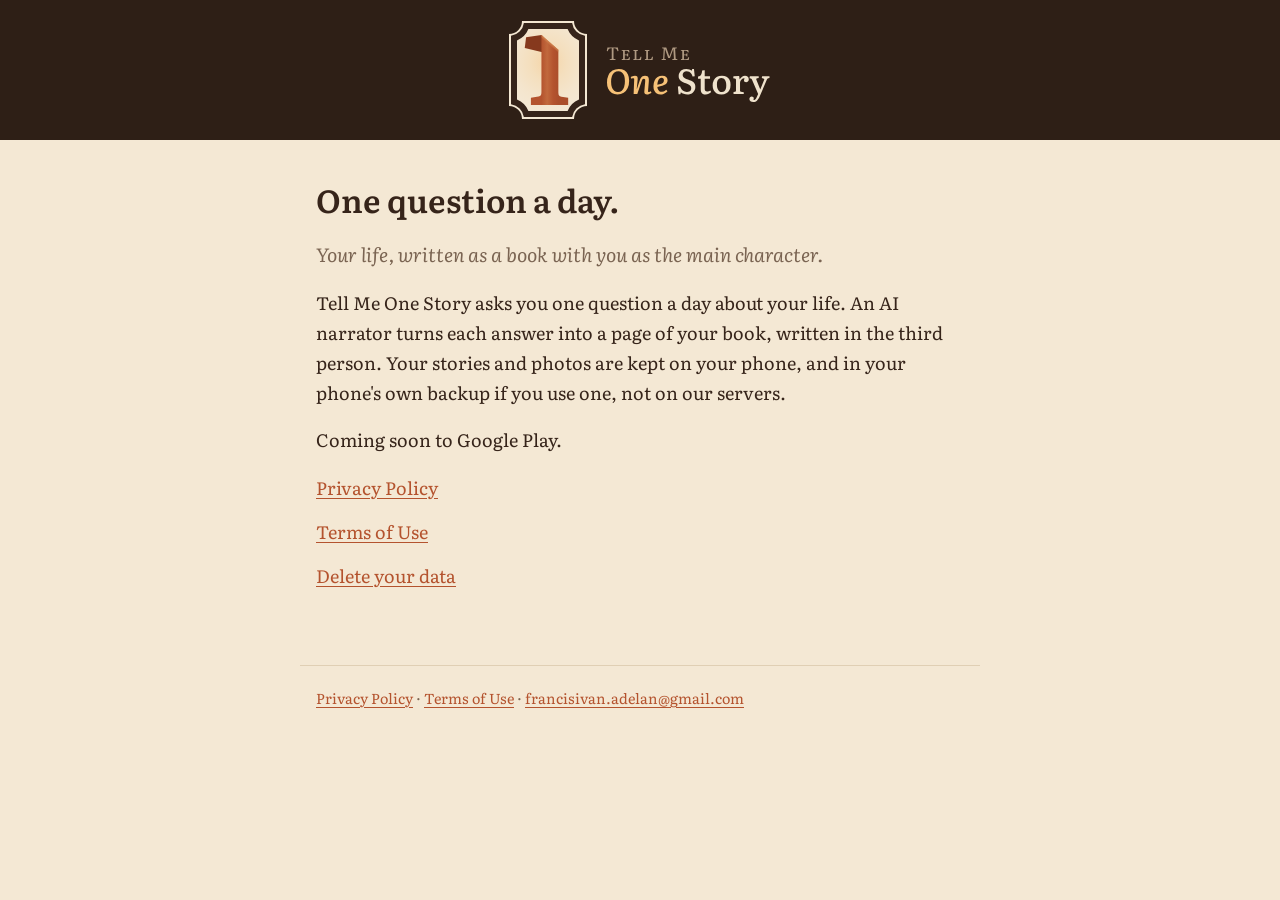
<file: index.html>
<!doctype html>
<html lang="en">
<head>
<meta charset="utf-8">
<meta name="viewport" content="width=device-width, initial-scale=1">
<title>Tell Me One Story</title>
<meta name="description" content="One question a day. Your life, written as a book with you as the main character.">
<link rel="icon" href="./favicon.png">
<link rel="stylesheet" href="./site.css">
</head>
<body>
<header class="band"><a href="./" class="lockup"><img src="./lockup.svg" alt="Tell Me One Story" width="264" height="100"></a></header>
<main>
<h1>One question a day.</h1>
<p class="lead">Your life, written as a book with you as the main character.</p>
<p>Tell Me One Story asks you one question a day about your life. An AI narrator turns each answer into a page of your book, written in the third person. Your stories and photos are kept on your phone, and in your phone's own backup if you use one, not on our servers.</p>
<p>Coming soon to Google Play.</p>
<ul class="links"><li><a href="privacy/">Privacy Policy</a></li><li><a href="terms/">Terms of Use</a></li><li><a href="delete-data/">Delete your data</a></li></ul>
</main>
<footer><a href="./privacy/">Privacy Policy</a> · <a href="./terms/">Terms of Use</a> · <a href="mailto:francisivan.adelan@gmail.com">francisivan.adelan@gmail.com</a></footer>
</body>
</html>
</file>
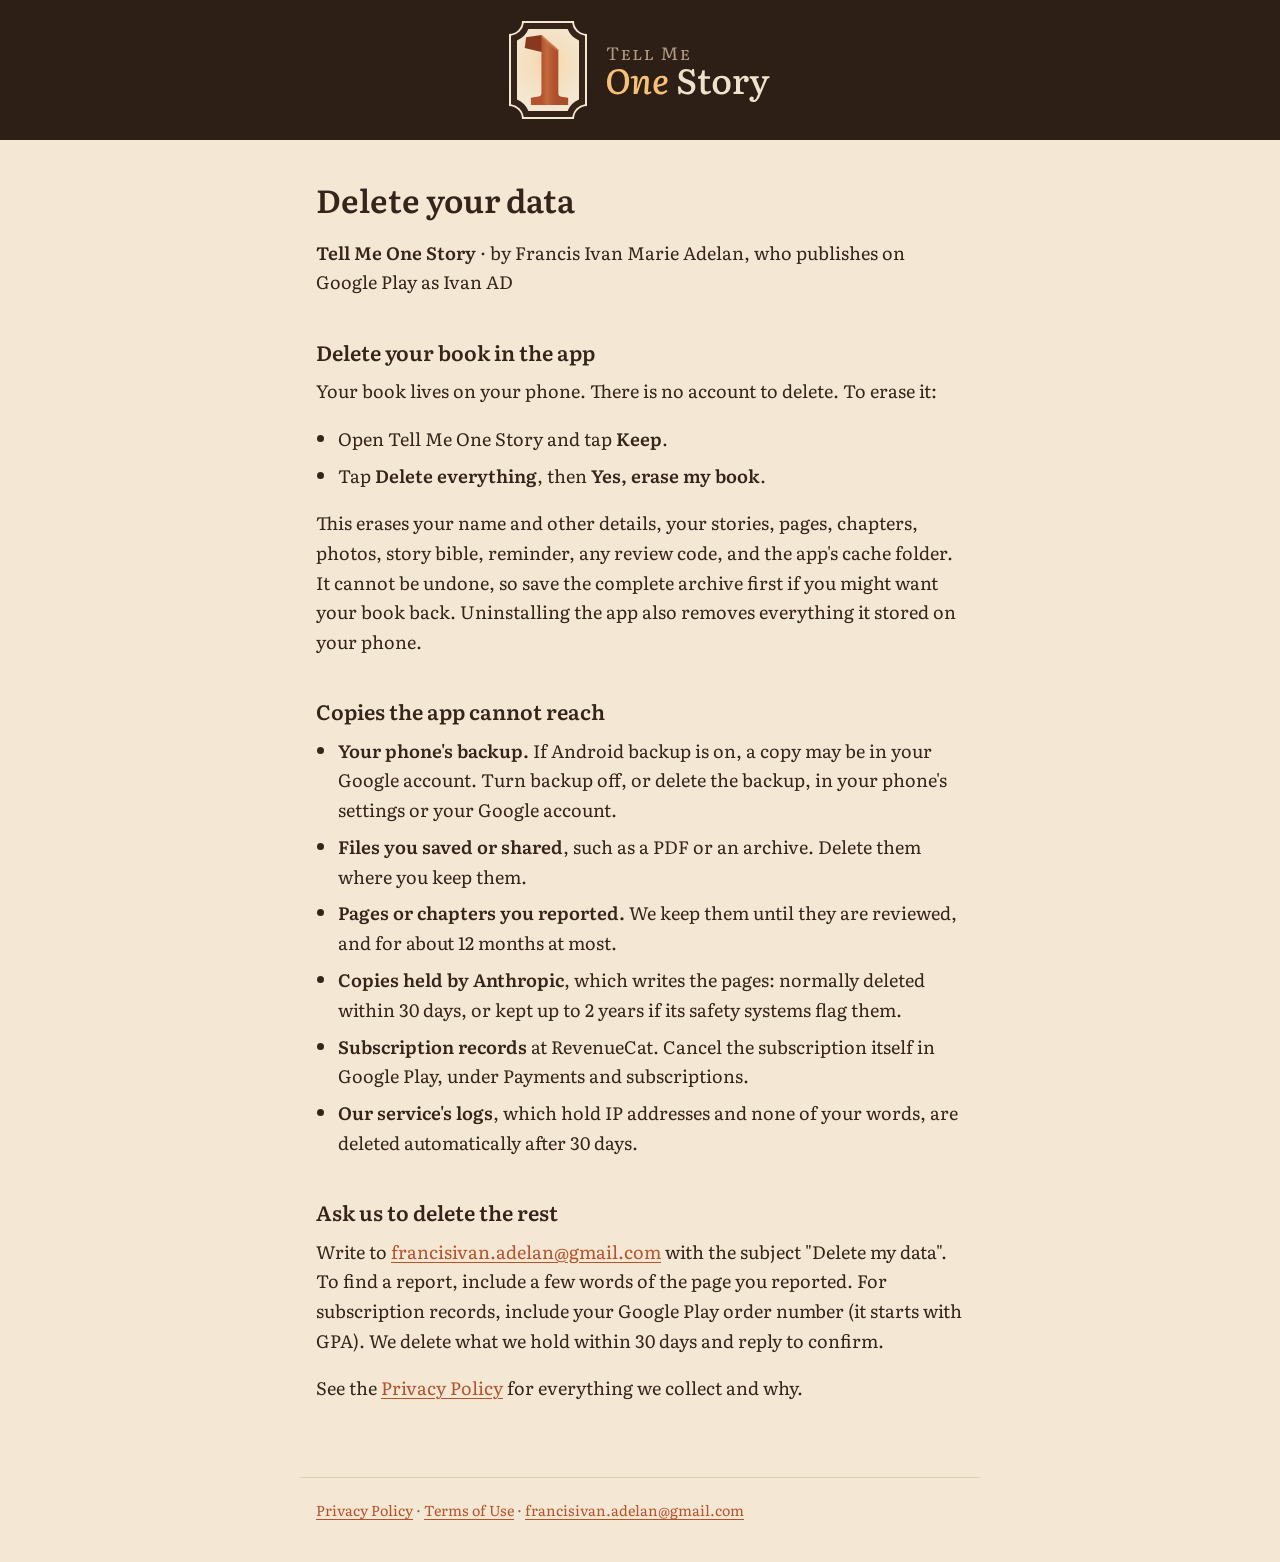
<file: delete-data/index.html>
<!doctype html>
<html lang="en">
<head>
<meta charset="utf-8">
<meta name="viewport" content="width=device-width, initial-scale=1">
<title>Delete your data · Tell Me One Story</title>
<meta name="description" content="How to delete your data from Tell Me One Story.">
<link rel="icon" href="../favicon.png">
<link rel="stylesheet" href="../site.css">
</head>
<body>
<header class="band"><a href="../" class="lockup"><img src="../lockup.svg" alt="Tell Me One Story" width="264" height="100"></a></header>
<main>
<h1>Delete your data</h1>
<p><strong>Tell Me One Story</strong> · by Francis Ivan Marie Adelan, who publishes on Google Play as Ivan AD</p>
<h2>Delete your book in the app</h2>
<p>Your book lives on your phone. There is no account to delete. To erase it:</p>
<ul><li>Open Tell Me One Story and tap <strong>Keep</strong>.</li><li>Tap <strong>Delete everything</strong>, then <strong>Yes, erase my book</strong>.</li></ul>
<p>This erases your name and other details, your stories, pages, chapters, photos, story bible, reminder, any review code, and the app's cache folder. It cannot be undone, so save the complete archive first if you might want your book back. Uninstalling the app also removes everything it stored on your phone.</p>
<h2>Copies the app cannot reach</h2>
<ul><li><strong>Your phone's backup.</strong> If Android backup is on, a copy may be in your Google account. Turn backup off, or delete the backup, in your phone's settings or your Google account.</li><li><strong>Files you saved or shared</strong>, such as a PDF or an archive. Delete them where you keep them.</li><li><strong>Pages or chapters you reported.</strong> We keep them until they are reviewed, and for about 12 months at most.</li><li><strong>Copies held by Anthropic</strong>, which writes the pages: normally deleted within 30 days, or kept up to 2 years if its safety systems flag them.</li><li><strong>Subscription records</strong> at RevenueCat. Cancel the subscription itself in Google Play, under Payments and subscriptions.</li><li><strong>Our service's logs</strong>, which hold IP addresses and none of your words, are deleted automatically after 30 days.</li></ul>
<h2>Ask us to delete the rest</h2>
<p>Write to <a href="mailto:francisivan.adelan@gmail.com">francisivan.adelan@gmail.com</a> with the subject "Delete my data". To find a report, include a few words of the page you reported. For subscription records, include your Google Play order number (it starts with GPA). We delete what we hold within 30 days and reply to confirm.</p>
<p>See the <a href="../privacy/">Privacy Policy</a> for everything we collect and why.</p>
</main>
<footer><a href="../privacy/">Privacy Policy</a> · <a href="../terms/">Terms of Use</a> · <a href="mailto:francisivan.adelan@gmail.com">francisivan.adelan@gmail.com</a></footer>
</body>
</html>
</file>
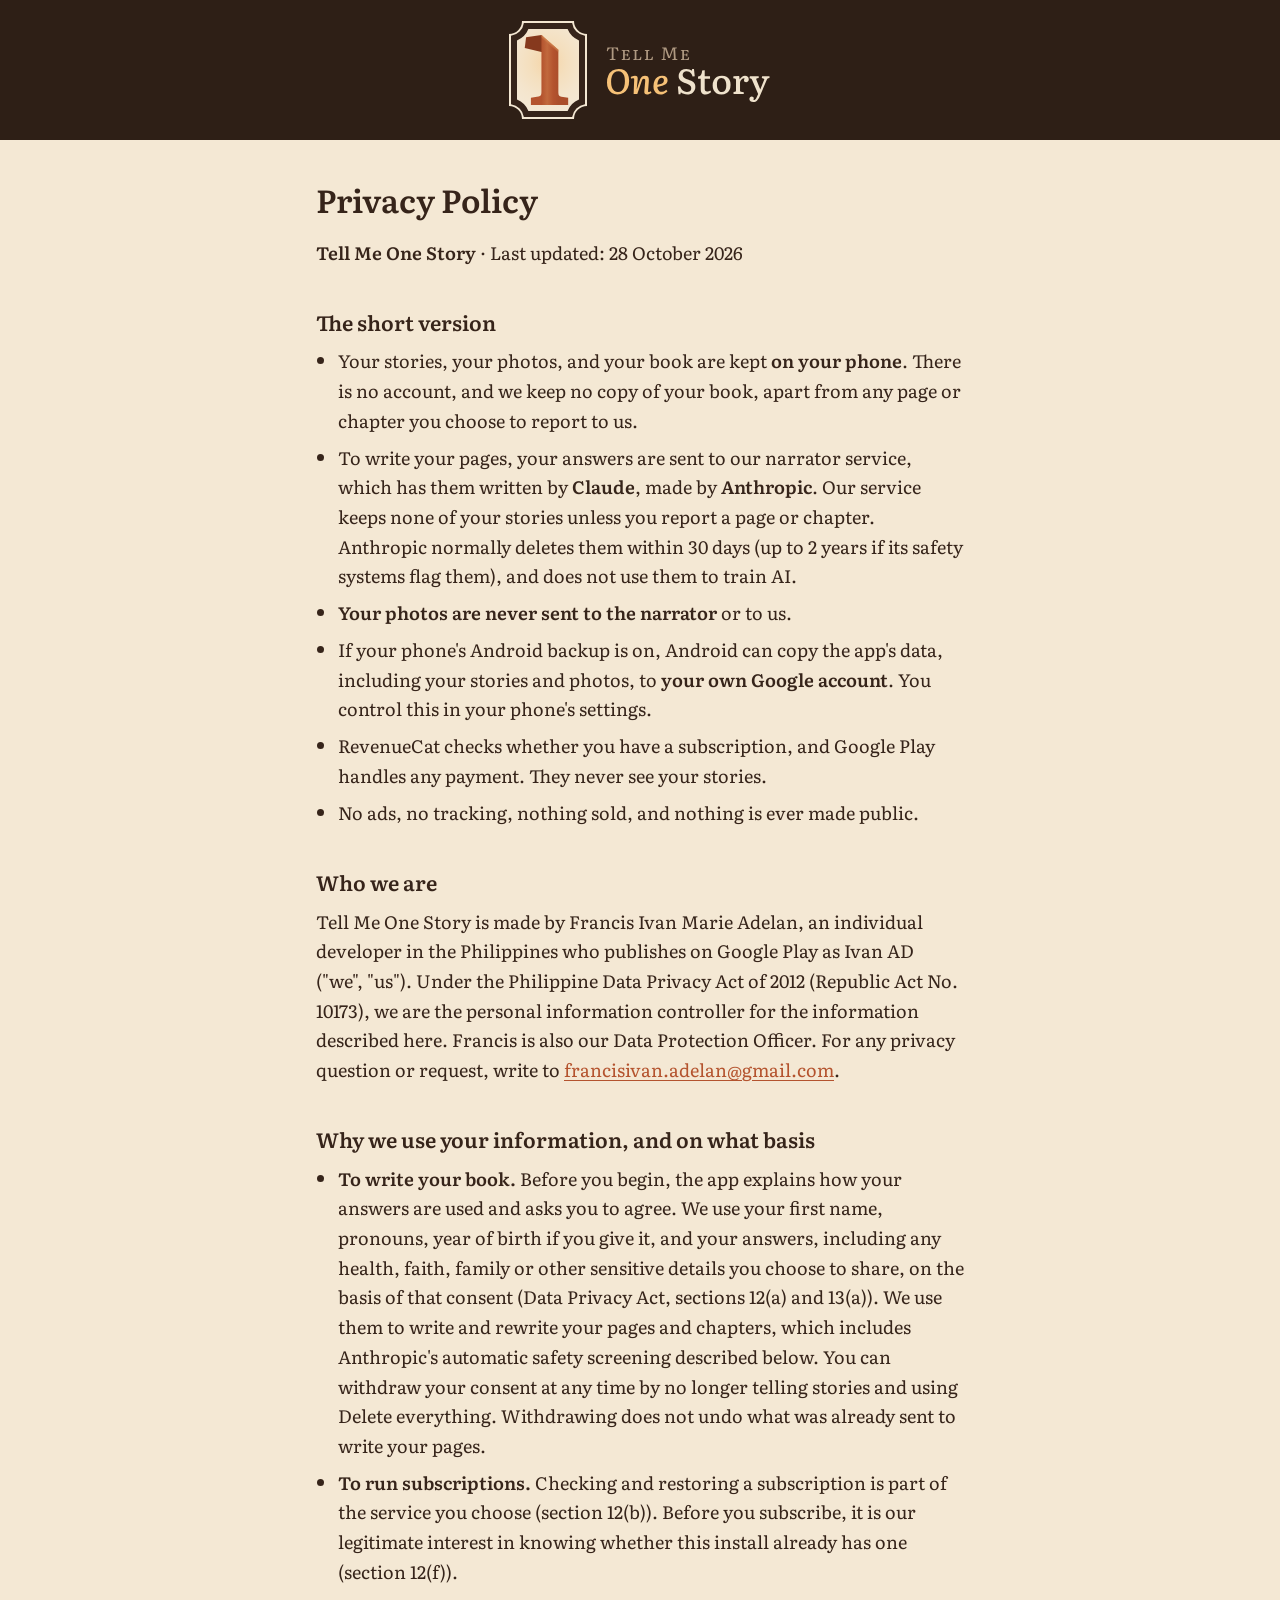
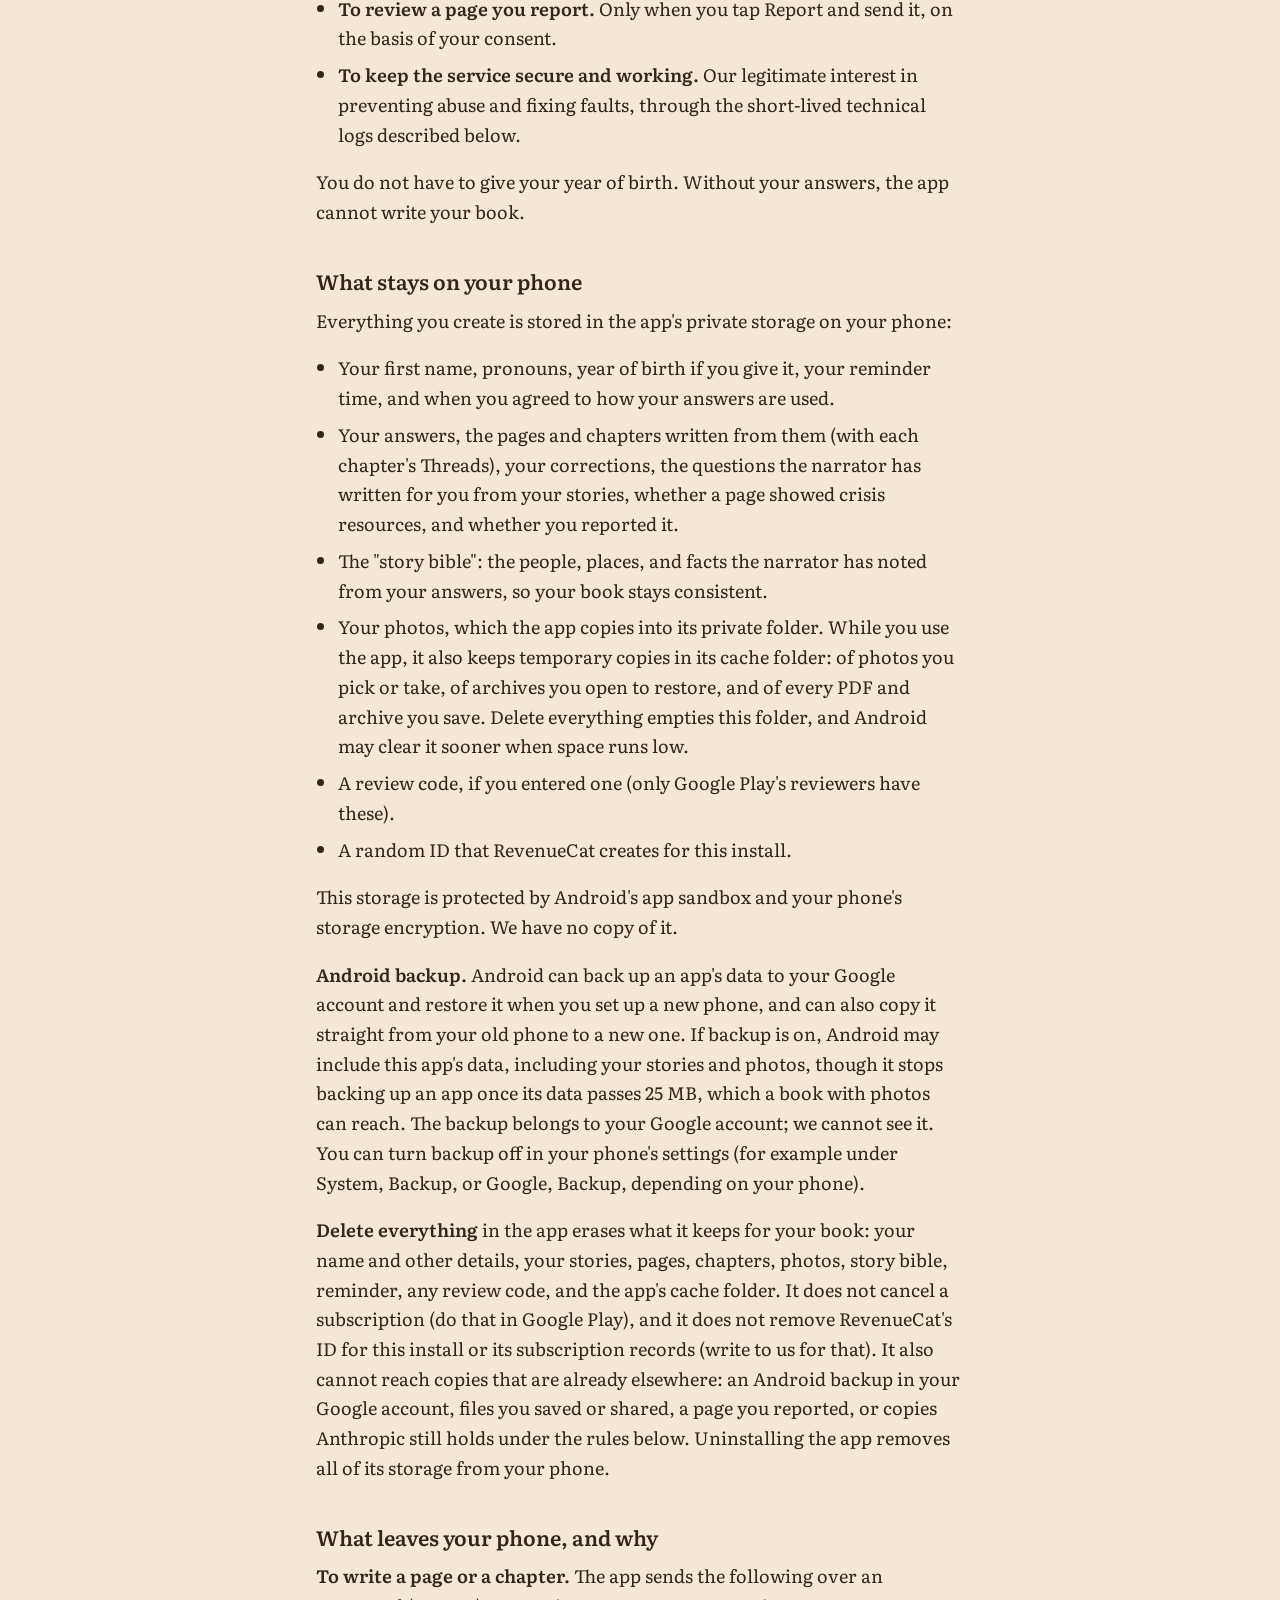
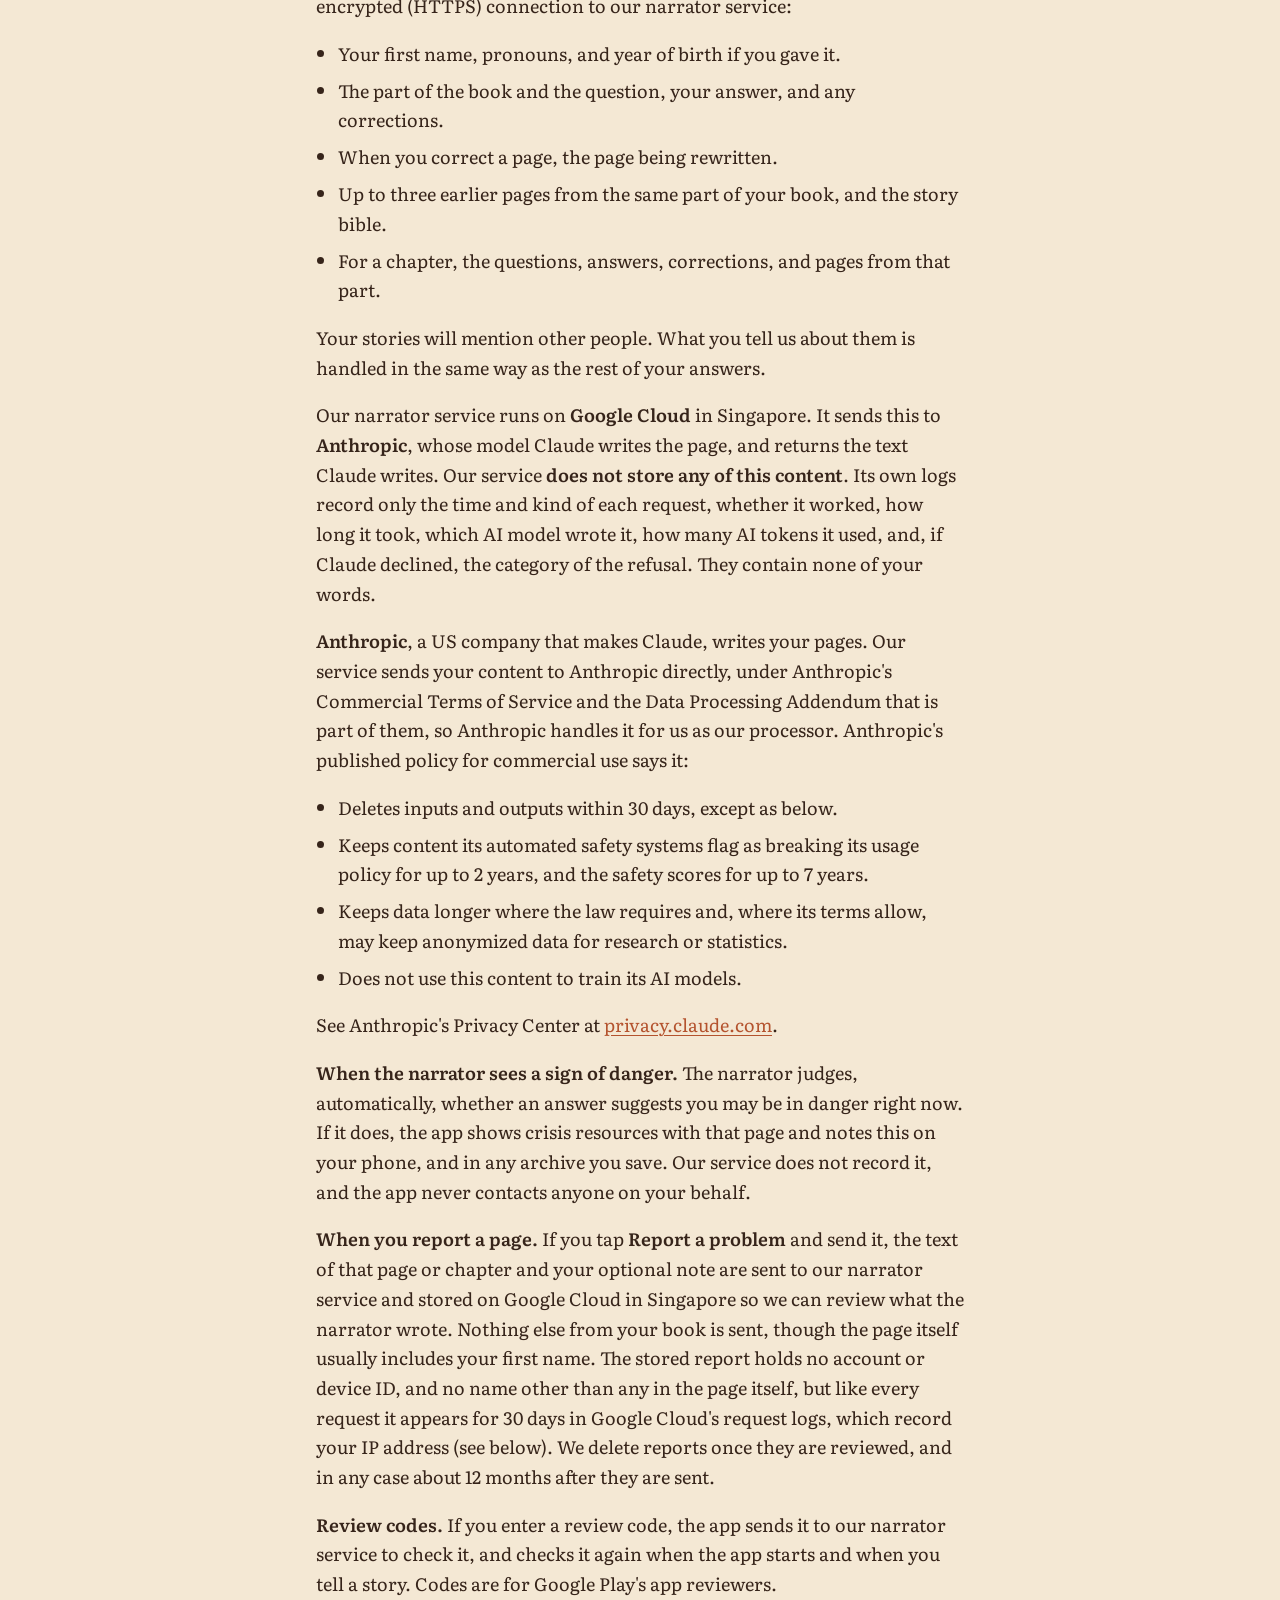
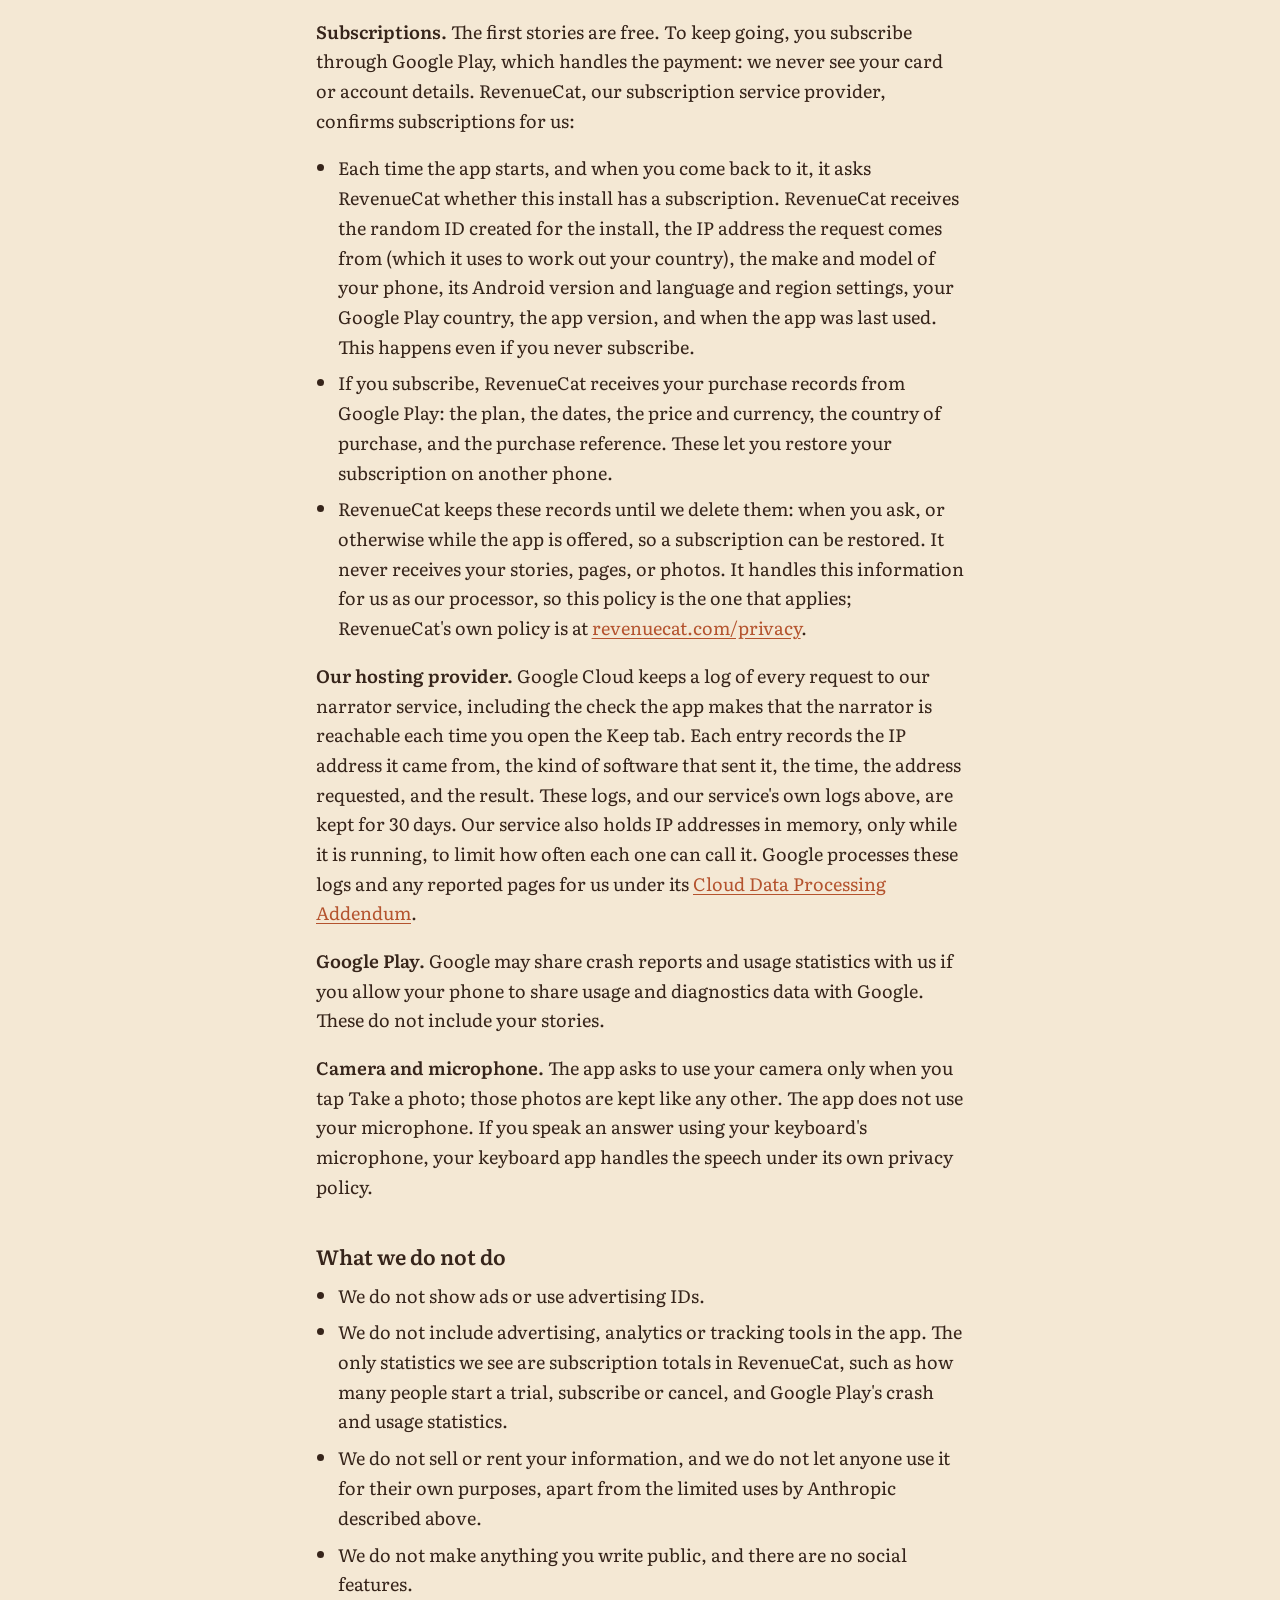
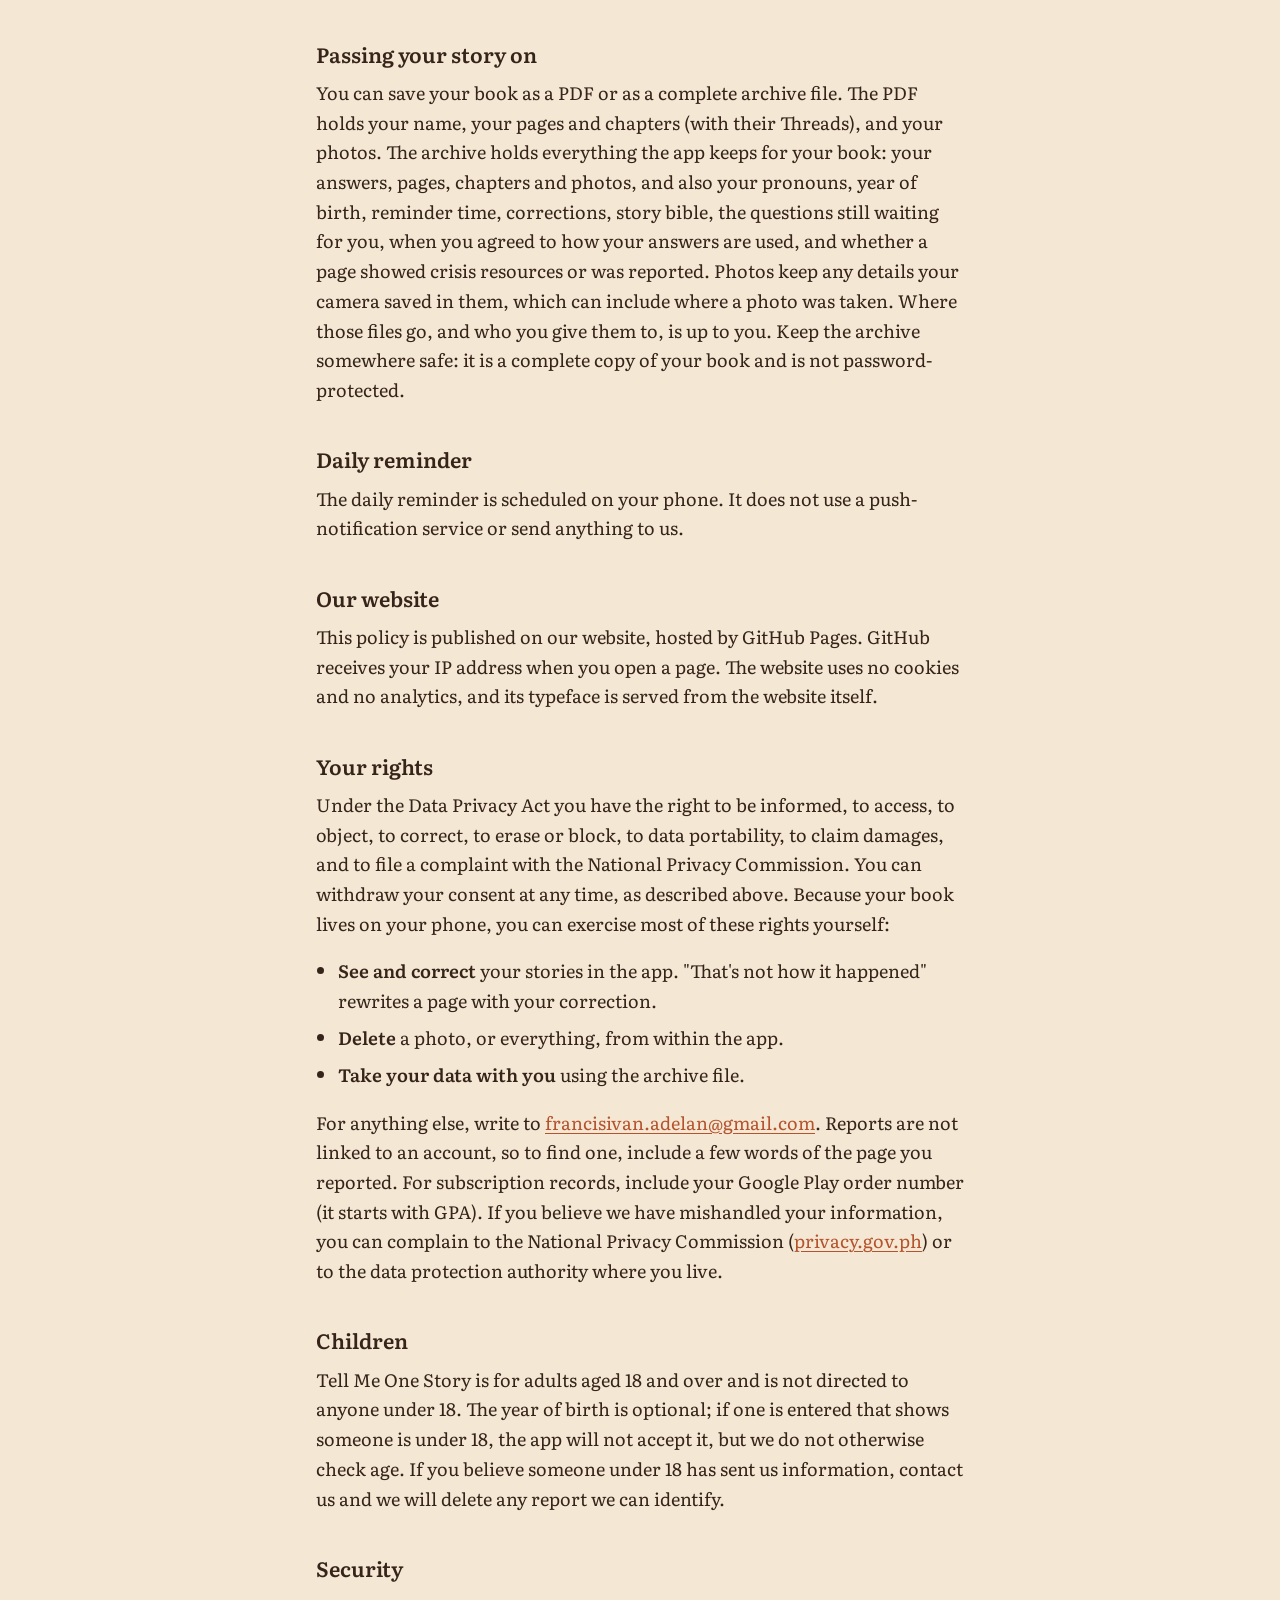
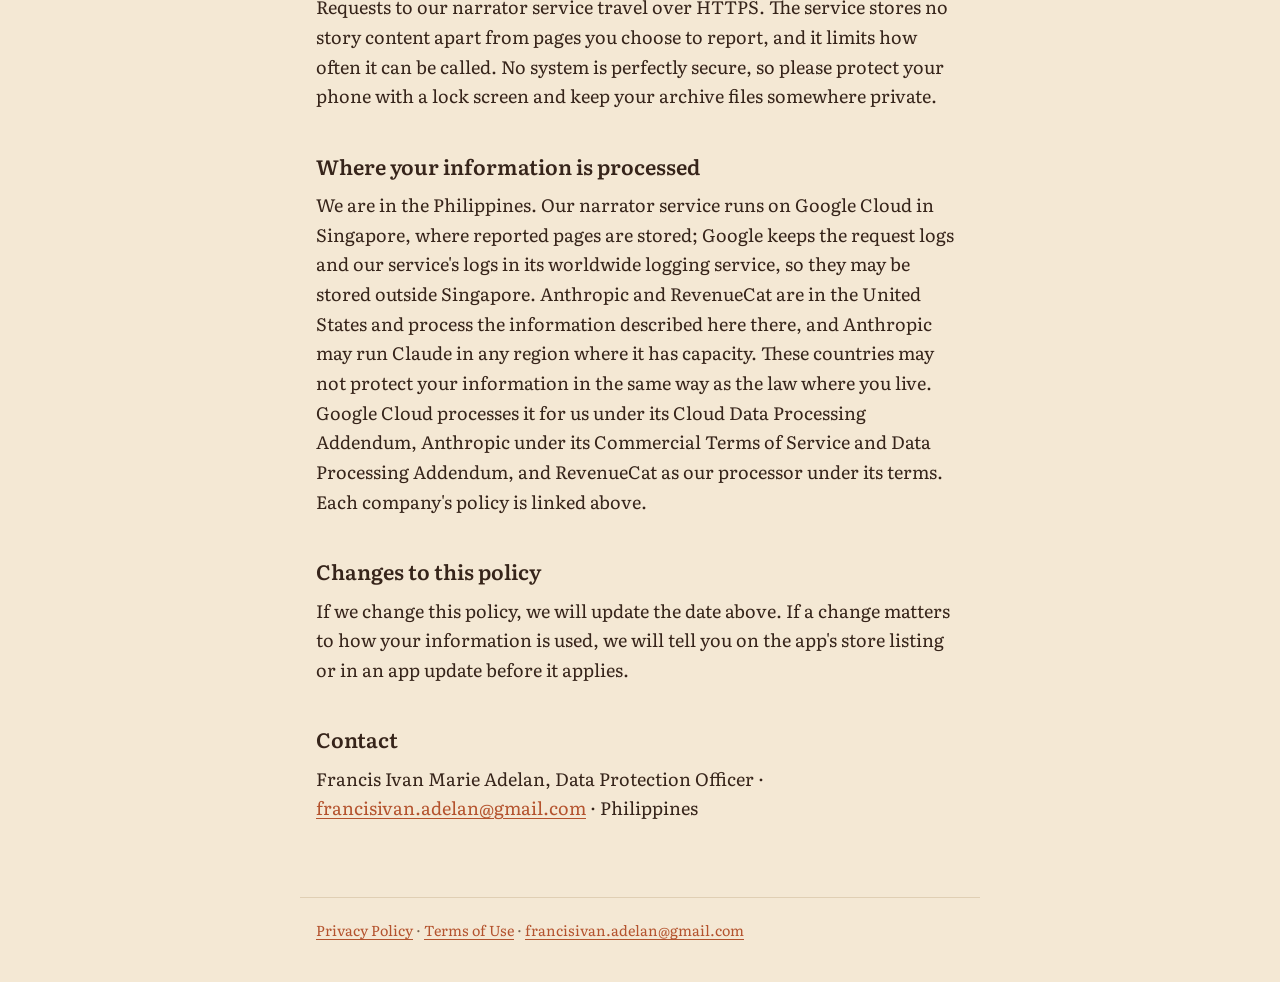
<file: privacy/index.html>
<!doctype html>
<html lang="en">
<head>
<meta charset="utf-8">
<meta name="viewport" content="width=device-width, initial-scale=1">
<title>Privacy Policy · Tell Me One Story</title>
<meta name="description" content="How Tell Me One Story handles your stories, photos and information.">
<link rel="icon" href="../favicon.png">
<link rel="stylesheet" href="../site.css">
</head>
<body>
<header class="band"><a href="../" class="lockup"><img src="../lockup.svg" alt="Tell Me One Story" width="264" height="100"></a></header>
<main>
<h1>Privacy Policy</h1>
<p><strong>Tell Me One Story</strong> · Last updated: 28 October 2026</p>
<h2>The short version</h2>
<ul><li>Your stories, your photos, and your book are kept <strong>on your phone</strong>. There is no account, and we keep no copy of your book, apart from any page or chapter you choose to report to us.</li><li>To write your pages, your answers are sent to our narrator service, which has them written by <strong>Claude</strong>, made by <strong>Anthropic</strong>. Our service keeps none of your stories unless you report a page or chapter. Anthropic normally deletes them within 30 days (up to 2 years if its safety systems flag them), and does not use them to train AI.</li><li><strong>Your photos are never sent to the narrator</strong> or to us.</li><li>If your phone's Android backup is on, Android can copy the app's data, including your stories and photos, to <strong>your own Google account</strong>. You control this in your phone's settings.</li><li>RevenueCat checks whether you have a subscription, and Google Play handles any payment. They never see your stories.</li><li>No ads, no tracking, nothing sold, and nothing is ever made public.</li></ul>
<h2>Who we are</h2>
<p>Tell Me One Story is made by Francis Ivan Marie Adelan, an individual developer in the Philippines who publishes on Google Play as Ivan AD ("we", "us"). Under the Philippine Data Privacy Act of 2012 (Republic Act No. 10173), we are the personal information controller for the information described here. Francis is also our Data Protection Officer. For any privacy question or request, write to <a href="mailto:francisivan.adelan@gmail.com">francisivan.adelan@gmail.com</a>.</p>
<h2>Why we use your information, and on what basis</h2>
<ul><li><strong>To write your book.</strong> Before you begin, the app explains how your answers are used and asks you to agree. We use your first name, pronouns, year of birth if you give it, and your answers, including any health, faith, family or other sensitive details you choose to share, on the basis of that consent (Data Privacy Act, sections 12(a) and 13(a)). We use them to write and rewrite your pages and chapters, which includes Anthropic's automatic safety screening described below. You can withdraw your consent at any time by no longer telling stories and using Delete everything. Withdrawing does not undo what was already sent to write your pages.</li><li><strong>To run subscriptions.</strong> Checking and restoring a subscription is part of the service you choose (section 12(b)). Before you subscribe, it is our legitimate interest in knowing whether this install already has one (section 12(f)).</li><li><strong>To review a page you report.</strong> Only when you tap Report and send it, on the basis of your consent.</li><li><strong>To keep the service secure and working.</strong> Our legitimate interest in preventing abuse and fixing faults, through the short-lived technical logs described below.</li></ul>
<p>You do not have to give your year of birth. Without your answers, the app cannot write your book.</p>
<h2>What stays on your phone</h2>
<p>Everything you create is stored in the app's private storage on your phone:</p>
<ul><li>Your first name, pronouns, year of birth if you give it, your reminder time, and when you agreed to how your answers are used.</li><li>Your answers, the pages and chapters written from them (with each chapter's Threads), your corrections, the questions the narrator has written for you from your stories, whether a page showed crisis resources, and whether you reported it.</li><li>The "story bible": the people, places, and facts the narrator has noted from your answers, so your book stays consistent.</li><li>Your photos, which the app copies into its private folder. While you use the app, it also keeps temporary copies in its cache folder: of photos you pick or take, of archives you open to restore, and of every PDF and archive you save. Delete everything empties this folder, and Android may clear it sooner when space runs low.</li><li>A review code, if you entered one (only Google Play's reviewers have these).</li><li>A random ID that RevenueCat creates for this install.</li></ul>
<p>This storage is protected by Android's app sandbox and your phone's storage encryption. We have no copy of it.</p>
<p><strong>Android backup.</strong> Android can back up an app's data to your Google account and restore it when you set up a new phone, and can also copy it straight from your old phone to a new one. If backup is on, Android may include this app's data, including your stories and photos, though it stops backing up an app once its data passes 25 MB, which a book with photos can reach. The backup belongs to your Google account; we cannot see it. You can turn backup off in your phone's settings (for example under System, Backup, or Google, Backup, depending on your phone).</p>
<p><strong>Delete everything</strong> in the app erases what it keeps for your book: your name and other details, your stories, pages, chapters, photos, story bible, reminder, any review code, and the app's cache folder. It does not cancel a subscription (do that in Google Play), and it does not remove RevenueCat's ID for this install or its subscription records (write to us for that). It also cannot reach copies that are already elsewhere: an Android backup in your Google account, files you saved or shared, a page you reported, or copies Anthropic still holds under the rules below. Uninstalling the app removes all of its storage from your phone.</p>
<h2>What leaves your phone, and why</h2>
<p><strong>To write a page or a chapter.</strong> The app sends the following over an encrypted (HTTPS) connection to our narrator service:</p>
<ul><li>Your first name, pronouns, and year of birth if you gave it.</li><li>The part of the book and the question, your answer, and any corrections.</li><li>When you correct a page, the page being rewritten.</li><li>Up to three earlier pages from the same part of your book, and the story bible.</li><li>For a chapter, the questions, answers, corrections, and pages from that part.</li></ul>
<p>Your stories will mention other people. What you tell us about them is handled in the same way as the rest of your answers.</p>
<p>Our narrator service runs on <strong>Google Cloud</strong> in Singapore. It sends this to <strong>Anthropic</strong>, whose model Claude writes the page, and returns the text Claude writes. Our service <strong>does not store any of this content</strong>. Its own logs record only the time and kind of each request, whether it worked, how long it took, which AI model wrote it, how many AI tokens it used, and, if Claude declined, the category of the refusal. They contain none of your words.</p>
<p><strong>Anthropic</strong>, a US company that makes Claude, writes your pages. Our service sends your content to Anthropic directly, under Anthropic's Commercial Terms of Service and the Data Processing Addendum that is part of them, so Anthropic handles it for us as our processor. Anthropic's published policy for commercial use says it:</p>
<ul><li>Deletes inputs and outputs within 30 days, except as below.</li><li>Keeps content its automated safety systems flag as breaking its usage policy for up to 2 years, and the safety scores for up to 7 years.</li><li>Keeps data longer where the law requires and, where its terms allow, may keep anonymized data for research or statistics.</li><li>Does not use this content to train its AI models.</li></ul>
<p>See Anthropic's Privacy Center at <a href="https://privacy.claude.com">privacy.claude.com</a>.</p>
<p><strong>When the narrator sees a sign of danger.</strong> The narrator judges, automatically, whether an answer suggests you may be in danger right now. If it does, the app shows crisis resources with that page and notes this on your phone, and in any archive you save. Our service does not record it, and the app never contacts anyone on your behalf.</p>
<p><strong>When you report a page.</strong> If you tap <strong>Report a problem</strong> and send it, the text of that page or chapter and your optional note are sent to our narrator service and stored on Google Cloud in Singapore so we can review what the narrator wrote. Nothing else from your book is sent, though the page itself usually includes your first name. The stored report holds no account or device ID, and no name other than any in the page itself, but like every request it appears for 30 days in Google Cloud's request logs, which record your IP address (see below). We delete reports once they are reviewed, and in any case about 12 months after they are sent.</p>
<p><strong>Review codes.</strong> If you enter a review code, the app sends it to our narrator service to check it, and checks it again when the app starts and when you tell a story. Codes are for Google Play's app reviewers.</p>
<p><strong>Subscriptions.</strong> The first stories are free. To keep going, you subscribe through Google Play, which handles the payment: we never see your card or account details. RevenueCat, our subscription service provider, confirms subscriptions for us:</p>
<ul><li>Each time the app starts, and when you come back to it, it asks RevenueCat whether this install has a subscription. RevenueCat receives the random ID created for the install, the IP address the request comes from (which it uses to work out your country), the make and model of your phone, its Android version and language and region settings, your Google Play country, the app version, and when the app was last used. This happens even if you never subscribe.</li><li>If you subscribe, RevenueCat receives your purchase records from Google Play: the plan, the dates, the price and currency, the country of purchase, and the purchase reference. These let you restore your subscription on another phone.</li><li>RevenueCat keeps these records until we delete them: when you ask, or otherwise while the app is offered, so a subscription can be restored. It never receives your stories, pages, or photos. It handles this information for us as our processor, so this policy is the one that applies; RevenueCat's own policy is at <a href="https://www.revenuecat.com/privacy">revenuecat.com/privacy</a>.</li></ul>
<p><strong>Our hosting provider.</strong> Google Cloud keeps a log of every request to our narrator service, including the check the app makes that the narrator is reachable each time you open the Keep tab. Each entry records the IP address it came from, the kind of software that sent it, the time, the address requested, and the result. These logs, and our service's own logs above, are kept for 30 days. Our service also holds IP addresses in memory, only while it is running, to limit how often each one can call it. Google processes these logs and any reported pages for us under its <a href="https://cloud.google.com/terms/data-processing-addendum">Cloud Data Processing Addendum</a>.</p>
<p><strong>Google Play.</strong> Google may share crash reports and usage statistics with us if you allow your phone to share usage and diagnostics data with Google. These do not include your stories.</p>
<p><strong>Camera and microphone.</strong> The app asks to use your camera only when you tap Take a photo; those photos are kept like any other. The app does not use your microphone. If you speak an answer using your keyboard's microphone, your keyboard app handles the speech under its own privacy policy.</p>
<h2>What we do not do</h2>
<ul><li>We do not show ads or use advertising IDs.</li><li>We do not include advertising, analytics or tracking tools in the app. The only statistics we see are subscription totals in RevenueCat, such as how many people start a trial, subscribe or cancel, and Google Play's crash and usage statistics.</li><li>We do not sell or rent your information, and we do not let anyone use it for their own purposes, apart from the limited uses by Anthropic described above.</li><li>We do not make anything you write public, and there are no social features.</li></ul>
<h2>Passing your story on</h2>
<p>You can save your book as a PDF or as a complete archive file. The PDF holds your name, your pages and chapters (with their Threads), and your photos. The archive holds everything the app keeps for your book: your answers, pages, chapters and photos, and also your pronouns, year of birth, reminder time, corrections, story bible, the questions still waiting for you, when you agreed to how your answers are used, and whether a page showed crisis resources or was reported. Photos keep any details your camera saved in them, which can include where a photo was taken. Where those files go, and who you give them to, is up to you. Keep the archive somewhere safe: it is a complete copy of your book and is not password-protected.</p>
<h2>Daily reminder</h2>
<p>The daily reminder is scheduled on your phone. It does not use a push-notification service or send anything to us.</p>
<h2>Our website</h2>
<p>This policy is published on our website, hosted by GitHub Pages. GitHub receives your IP address when you open a page. The website uses no cookies and no analytics, and its typeface is served from the website itself.</p>
<h2>Your rights</h2>
<p>Under the Data Privacy Act you have the right to be informed, to access, to object, to correct, to erase or block, to data portability, to claim damages, and to file a complaint with the National Privacy Commission. You can withdraw your consent at any time, as described above. Because your book lives on your phone, you can exercise most of these rights yourself:</p>
<ul><li><strong>See and correct</strong> your stories in the app. "That's not how it happened" rewrites a page with your correction.</li><li><strong>Delete</strong> a photo, or everything, from within the app.</li><li><strong>Take your data with you</strong> using the archive file.</li></ul>
<p>For anything else, write to <a href="mailto:francisivan.adelan@gmail.com">francisivan.adelan@gmail.com</a>. Reports are not linked to an account, so to find one, include a few words of the page you reported. For subscription records, include your Google Play order number (it starts with GPA). If you believe we have mishandled your information, you can complain to the National Privacy Commission (<a href="https://privacy.gov.ph">privacy.gov.ph</a>) or to the data protection authority where you live.</p>
<h2>Children</h2>
<p>Tell Me One Story is for adults aged 18 and over and is not directed to anyone under 18. The year of birth is optional; if one is entered that shows someone is under 18, the app will not accept it, but we do not otherwise check age. If you believe someone under 18 has sent us information, contact us and we will delete any report we can identify.</p>
<h2>Security</h2>
<p>Requests to our narrator service travel over HTTPS. The service stores no story content apart from pages you choose to report, and it limits how often it can be called. No system is perfectly secure, so please protect your phone with a lock screen and keep your archive files somewhere private.</p>
<h2>Where your information is processed</h2>
<p>We are in the Philippines. Our narrator service runs on Google Cloud in Singapore, where reported pages are stored; Google keeps the request logs and our service's logs in its worldwide logging service, so they may be stored outside Singapore. Anthropic and RevenueCat are in the United States and process the information described here there, and Anthropic may run Claude in any region where it has capacity. These countries may not protect your information in the same way as the law where you live. Google Cloud processes it for us under its Cloud Data Processing Addendum, Anthropic under its Commercial Terms of Service and Data Processing Addendum, and RevenueCat as our processor under its terms. Each company's policy is linked above.</p>
<h2>Changes to this policy</h2>
<p>If we change this policy, we will update the date above. If a change matters to how your information is used, we will tell you on the app's store listing or in an app update before it applies.</p>
<h2>Contact</h2>
<p>Francis Ivan Marie Adelan, Data Protection Officer · <a href="mailto:francisivan.adelan@gmail.com">francisivan.adelan@gmail.com</a> · Philippines</p>
</main>
<footer><a href="../privacy/">Privacy Policy</a> · <a href="../terms/">Terms of Use</a> · <a href="mailto:francisivan.adelan@gmail.com">francisivan.adelan@gmail.com</a></footer>
</body>
</html>
</file>
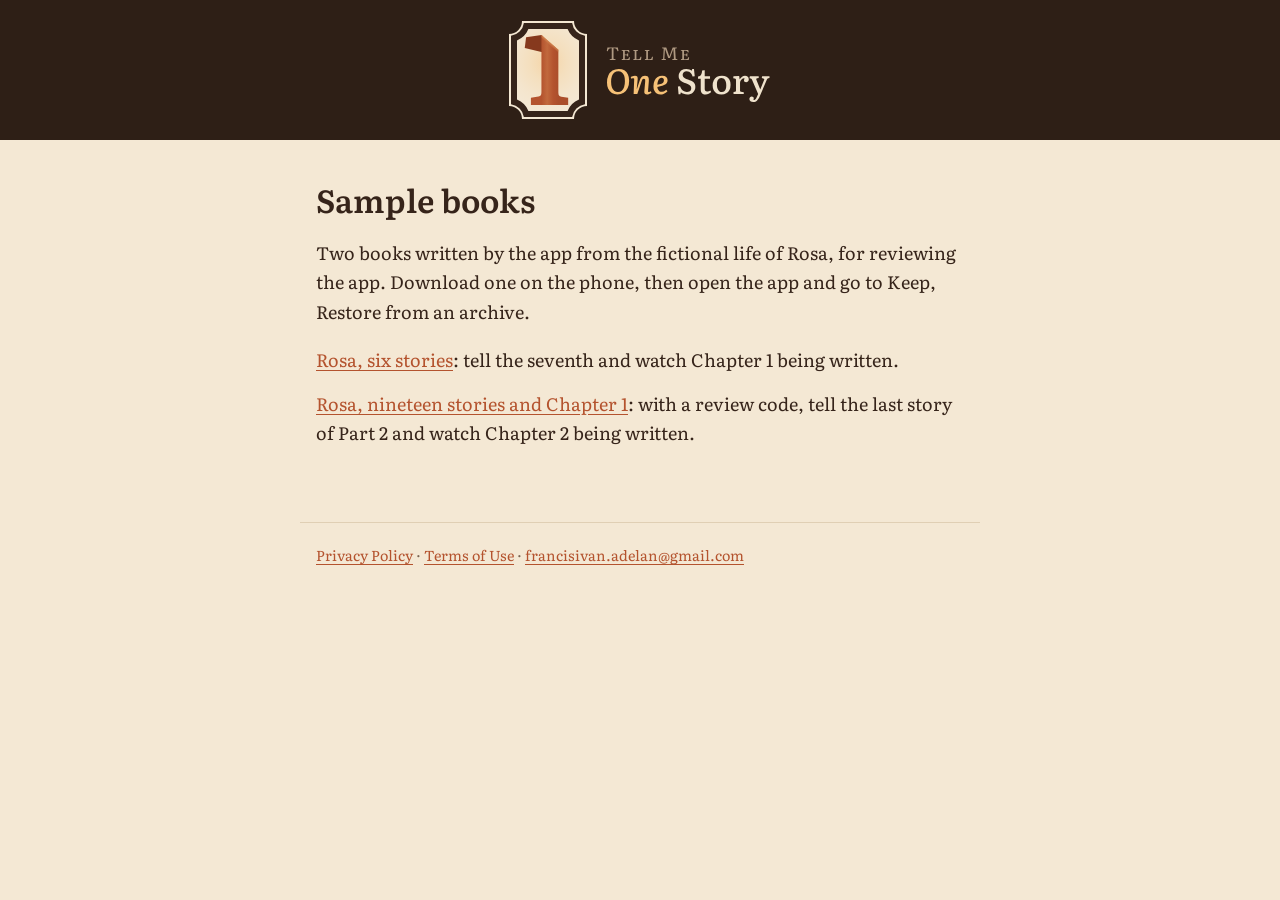
<file: sample-books/index.html>
<!doctype html>
<html lang="en">
<head>
<meta charset="utf-8">
<meta name="viewport" content="width=device-width, initial-scale=1">
<title>Sample books · Tell Me One Story</title>
<meta name="description" content="Fictional sample books for reviewing the app.">
<link rel="icon" href="../favicon.png">
<link rel="stylesheet" href="../site.css">
</head>
<body>
<header class="band"><a href="../" class="lockup"><img src="../lockup.svg" alt="Tell Me One Story" width="264" height="100"></a></header>
<main>
<h1>Sample books</h1>
<p>Two books written by the app from the fictional life of Rosa, for reviewing the app. Download one on the phone, then open the app and go to Keep, Restore from an archive.</p>
<ul class="links">
<li><a href="sample-free.json" download>Rosa, six stories</a>: tell the seventh and watch Chapter 1 being written.</li>
<li><a href="sample-subscriber.json" download>Rosa, nineteen stories and Chapter 1</a>: with a review code, tell the last story of Part 2 and watch Chapter 2 being written.</li>
</ul>
</main>
<footer><a href="../privacy/">Privacy Policy</a> · <a href="../terms/">Terms of Use</a> · <a href="mailto:francisivan.adelan@gmail.com">francisivan.adelan@gmail.com</a></footer>
</body>
</html>
</file>
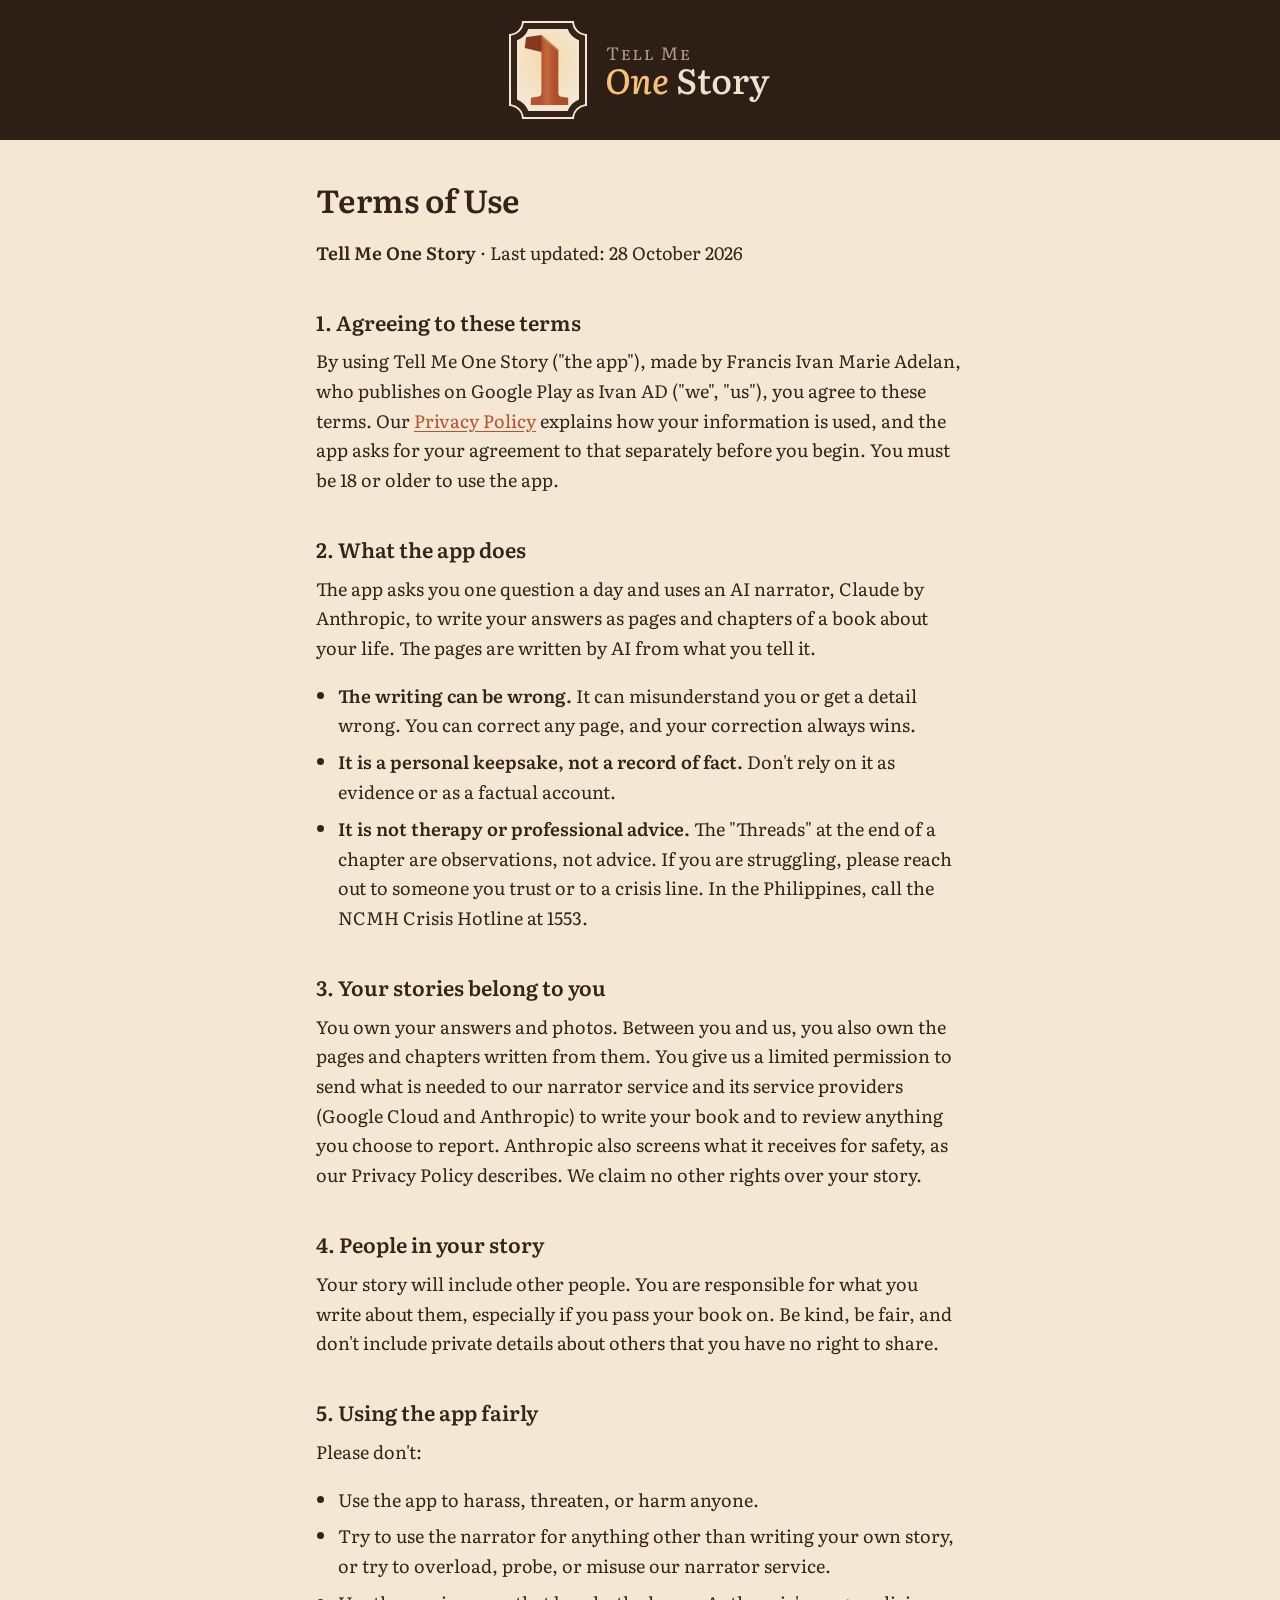
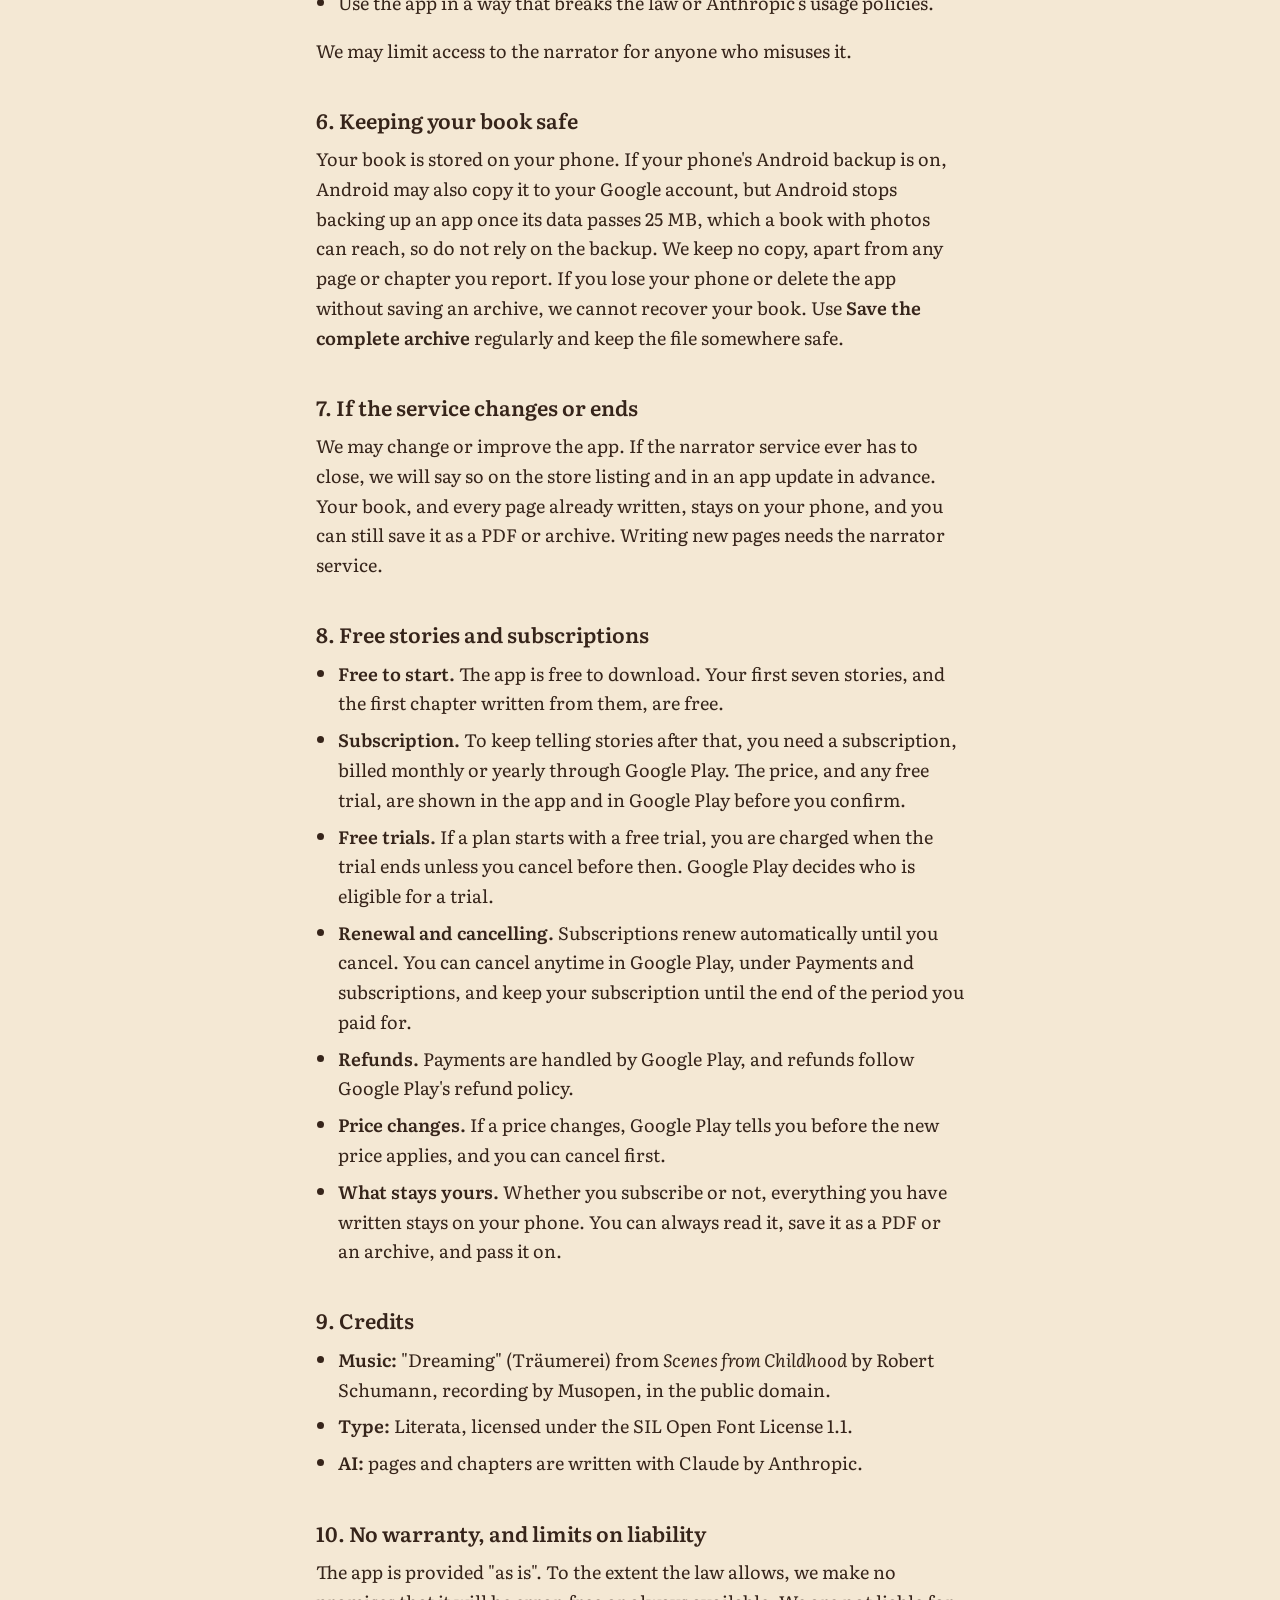
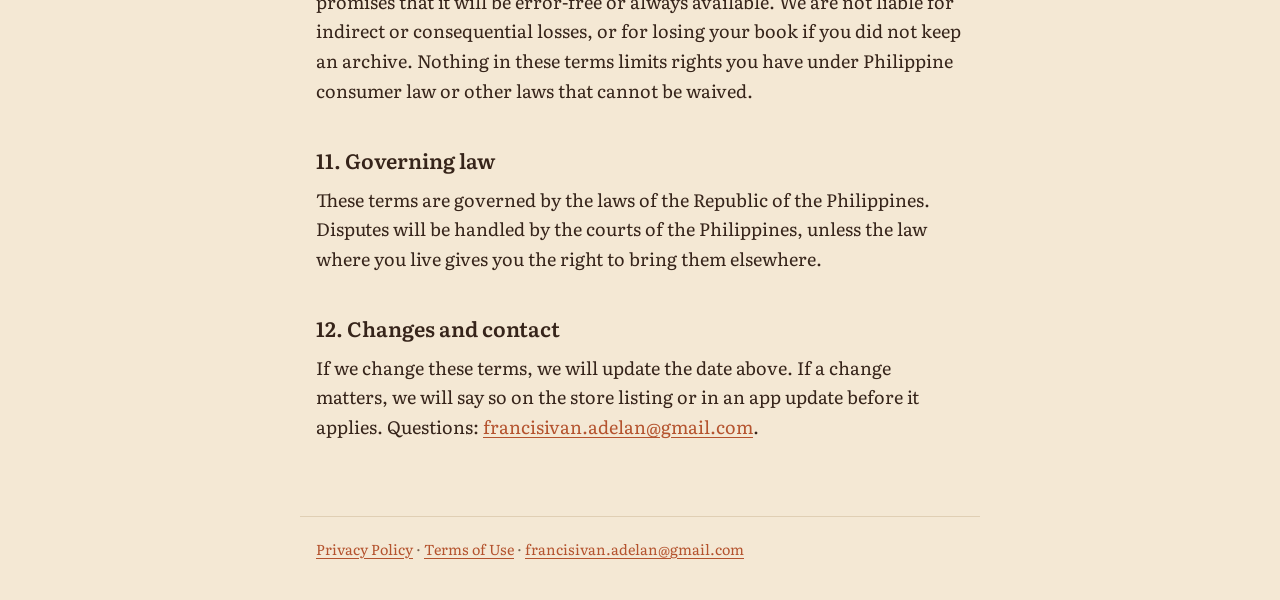
<file: terms/index.html>
<!doctype html>
<html lang="en">
<head>
<meta charset="utf-8">
<meta name="viewport" content="width=device-width, initial-scale=1">
<title>Terms of Use · Tell Me One Story</title>
<meta name="description" content="The terms for using Tell Me One Story.">
<link rel="icon" href="../favicon.png">
<link rel="stylesheet" href="../site.css">
</head>
<body>
<header class="band"><a href="../" class="lockup"><img src="../lockup.svg" alt="Tell Me One Story" width="264" height="100"></a></header>
<main>
<h1>Terms of Use</h1>
<p><strong>Tell Me One Story</strong> · Last updated: 28 October 2026</p>
<h2>1. Agreeing to these terms</h2>
<p>By using Tell Me One Story ("the app"), made by Francis Ivan Marie Adelan, who publishes on Google Play as Ivan AD ("we", "us"), you agree to these terms. Our <a href="../privacy/">Privacy Policy</a> explains how your information is used, and the app asks for your agreement to that separately before you begin. You must be 18 or older to use the app.</p>
<h2>2. What the app does</h2>
<p>The app asks you one question a day and uses an AI narrator, Claude by Anthropic, to write your answers as pages and chapters of a book about your life. The pages are written by AI from what you tell it.</p>
<ul><li><strong>The writing can be wrong.</strong> It can misunderstand you or get a detail wrong. You can correct any page, and your correction always wins.</li><li><strong>It is a personal keepsake, not a record of fact.</strong> Don't rely on it as evidence or as a factual account.</li><li><strong>It is not therapy or professional advice.</strong> The "Threads" at the end of a chapter are observations, not advice. If you are struggling, please reach out to someone you trust or to a crisis line. In the Philippines, call the NCMH Crisis Hotline at 1553.</li></ul>
<h2>3. Your stories belong to you</h2>
<p>You own your answers and photos. Between you and us, you also own the pages and chapters written from them. You give us a limited permission to send what is needed to our narrator service and its service providers (Google Cloud and Anthropic) to write your book and to review anything you choose to report. Anthropic also screens what it receives for safety, as our Privacy Policy describes. We claim no other rights over your story.</p>
<h2>4. People in your story</h2>
<p>Your story will include other people. You are responsible for what you write about them, especially if you pass your book on. Be kind, be fair, and don't include private details about others that you have no right to share.</p>
<h2>5. Using the app fairly</h2>
<p>Please don't:</p>
<ul><li>Use the app to harass, threaten, or harm anyone.</li><li>Try to use the narrator for anything other than writing your own story, or try to overload, probe, or misuse our narrator service.</li><li>Use the app in a way that breaks the law or Anthropic's usage policies.</li></ul>
<p>We may limit access to the narrator for anyone who misuses it.</p>
<h2>6. Keeping your book safe</h2>
<p>Your book is stored on your phone. If your phone's Android backup is on, Android may also copy it to your Google account, but Android stops backing up an app once its data passes 25 MB, which a book with photos can reach, so do not rely on the backup. We keep no copy, apart from any page or chapter you report. If you lose your phone or delete the app without saving an archive, we cannot recover your book. Use <strong>Save the complete archive</strong> regularly and keep the file somewhere safe.</p>
<h2>7. If the service changes or ends</h2>
<p>We may change or improve the app. If the narrator service ever has to close, we will say so on the store listing and in an app update in advance. Your book, and every page already written, stays on your phone, and you can still save it as a PDF or archive. Writing new pages needs the narrator service.</p>
<h2>8. Free stories and subscriptions</h2>
<ul><li><strong>Free to start.</strong> The app is free to download. Your first seven stories, and the first chapter written from them, are free.</li><li><strong>Subscription.</strong> To keep telling stories after that, you need a subscription, billed monthly or yearly through Google Play. The price, and any free trial, are shown in the app and in Google Play before you confirm.</li><li><strong>Free trials.</strong> If a plan starts with a free trial, you are charged when the trial ends unless you cancel before then. Google Play decides who is eligible for a trial.</li><li><strong>Renewal and cancelling.</strong> Subscriptions renew automatically until you cancel. You can cancel anytime in Google Play, under Payments and subscriptions, and keep your subscription until the end of the period you paid for.</li><li><strong>Refunds.</strong> Payments are handled by Google Play, and refunds follow Google Play's refund policy.</li><li><strong>Price changes.</strong> If a price changes, Google Play tells you before the new price applies, and you can cancel first.</li><li><strong>What stays yours.</strong> Whether you subscribe or not, everything you have written stays on your phone. You can always read it, save it as a PDF or an archive, and pass it on.</li></ul>
<h2>9. Credits</h2>
<ul><li><strong>Music:</strong> "Dreaming" (Träumerei) from <em>Scenes from Childhood</em> by Robert Schumann, recording by Musopen, in the public domain.</li><li><strong>Type:</strong> Literata, licensed under the SIL Open Font License 1.1.</li><li><strong>AI:</strong> pages and chapters are written with Claude by Anthropic.</li></ul>
<h2>10. No warranty, and limits on liability</h2>
<p>The app is provided "as is". To the extent the law allows, we make no promises that it will be error-free or always available. We are not liable for indirect or consequential losses, or for losing your book if you did not keep an archive. Nothing in these terms limits rights you have under Philippine consumer law or other laws that cannot be waived.</p>
<h2>11. Governing law</h2>
<p>These terms are governed by the laws of the Republic of the Philippines. Disputes will be handled by the courts of the Philippines, unless the law where you live gives you the right to bring them elsewhere.</p>
<h2>12. Changes and contact</h2>
<p>If we change these terms, we will update the date above. If a change matters, we will say so on the store listing or in an app update before it applies. Questions: <a href="mailto:francisivan.adelan@gmail.com">francisivan.adelan@gmail.com</a>.</p>
</main>
<footer><a href="../privacy/">Privacy Policy</a> · <a href="../terms/">Terms of Use</a> · <a href="mailto:francisivan.adelan@gmail.com">francisivan.adelan@gmail.com</a></footer>
</body>
</html>
</file>
<file: site.css>
/* Tell Me One Story: the app's lamplit walnut and parchment, set for reading. */
@font-face { font-family: Literata; font-weight: 400; font-style: normal; font-display: swap; src: url("fonts/Literata_400Regular.ttf") format("truetype"); }
@font-face { font-family: Literata; font-weight: 400; font-style: italic; font-display: swap; src: url("fonts/Literata_400Regular_Italic.ttf") format("truetype"); }
@font-face { font-family: Literata; font-weight: 600; font-style: normal; font-display: swap; src: url("fonts/Literata_600SemiBold.ttf") format("truetype"); }
:root {
  --walnut: #2e1f16;
  --parchment: #f4e8d4;
  --ink: #36241a;
  --ink-muted: #7a6452;
  --rule: #e0cfb4;
  --ember: #b4532e;
  --lamp: #f6c177;
  --page: var(--parchment);
  --text: var(--ink);
  --muted: var(--ink-muted);
  --link: var(--ember);
}

@media (prefers-color-scheme: dark) {
  :root {
    --page: #241810;
    --text: #efe2cc;
    --muted: #b09a82;
    --rule: #4e3929;
    --link: var(--lamp);
  }
}

* { box-sizing: border-box; }

html { -webkit-text-size-adjust: 100%; }

body {
  margin: 0;
  background: var(--page);
  color: var(--text);
  font: 400 18px/1.65 Literata, Georgia, serif;
}

.band {
  background: var(--walnut);
  padding: 20px 16px;
  display: flex;
  justify-content: center;
}

.lockup img { display: block; width: 264px; max-width: 100%; height: auto; }

main {
  max-width: 680px;
  margin: 0 auto;
  padding: 40px 16px 56px;
}

h1 { font-weight: 600; font-size: 2rem; line-height: 1.2; margin: 0 0 0.6em; }
h2 { font-weight: 600; font-size: 1.3rem; line-height: 1.3; margin: 2em 0 0.5em; }
h3 { font-weight: 600; font-size: 1.1rem; margin: 1.6em 0 0.4em; }

p, ul { margin: 0 0 1em; }
ul { padding-left: 1.2em; }
li { margin-bottom: 0.4em; }

.lead { font-style: italic; font-size: 1.2rem; color: var(--muted); }

.links { list-style: none; padding: 0; }
.links li { margin-bottom: 0.8em; }

a { color: var(--link); text-underline-offset: 3px; }
a:focus-visible { outline: 2px solid var(--link); outline-offset: 3px; border-radius: 2px; }

blockquote { margin: 1em 0; padding-left: 1em; border-left: 3px solid var(--rule); color: var(--muted); }

footer {
  border-top: 1px solid var(--rule);
  max-width: 680px;
  margin: 0 auto;
  padding: 20px 16px 40px;
  font-size: 0.9rem;
  color: var(--muted);
}
</file>
